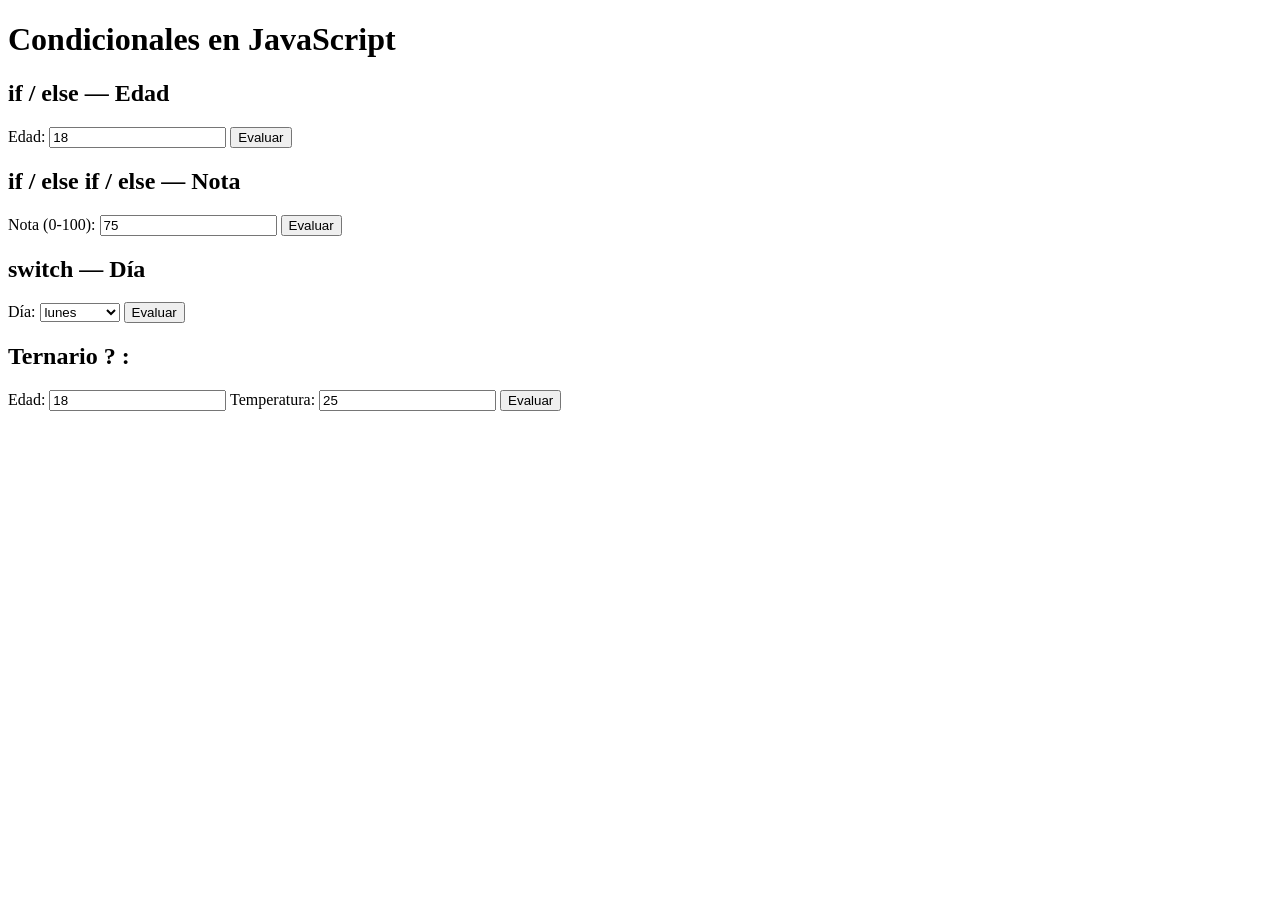
<file: Unidad2/00JavaScript/index.html>
<!DOCTYPE html>
<html lang="es">
<head>
  <meta charset="UTF-8" />
  <title>Condicionales</title>

</head>
<body>

  <h1>Condicionales en JavaScript</h1>

  <!-- IF / ELSE -->
  <section>
    <h2>if / else — Edad</h2>
    <label>Edad: <input type="number" id="edad" value="18" /></label>
    <button onclick="evalEdad()">Evaluar</button>
    <p id="out-edad"></p>
  </section>

  <!-- ELSE IF -->
  <section>
    <h2>if / else if / else — Nota</h2>
    <label>Nota (0-100): <input type="number" id="nota" value="75" /></label>
    <button onclick="evalNota()">Evaluar</button>
    <p id="out-nota"></p>
  </section>

  <!-- SWITCH -->
  <section>
    <h2>switch — Día</h2>
    <label>Día:
      <select id="dia">
        <option>lunes</option><option>martes</option><option>miércoles</option>
        <option>jueves</option><option>viernes</option><option>sábado</option><option>domingo</option>
      </select>
    </label>
    <button onclick="evalSwitch()">Evaluar</button>
    <p id="out-switch"></p>
  </section>

  <!-- TERNARIO -->
  <section>
    <h2>Ternario ? :</h2>
    <label>Edad: <input type="number" id="edad2" value="18" /></label>
    <label>Temperatura: <input type="number" id="temp" value="25" /></label>
    <button onclick="evalTernario()">Evaluar</button>
    <p id="out-t1"></p>
    <p id="out-t2"></p>
  </section>

  <script src="clase_condicional.js"></script>

</body>
</html>
</file>
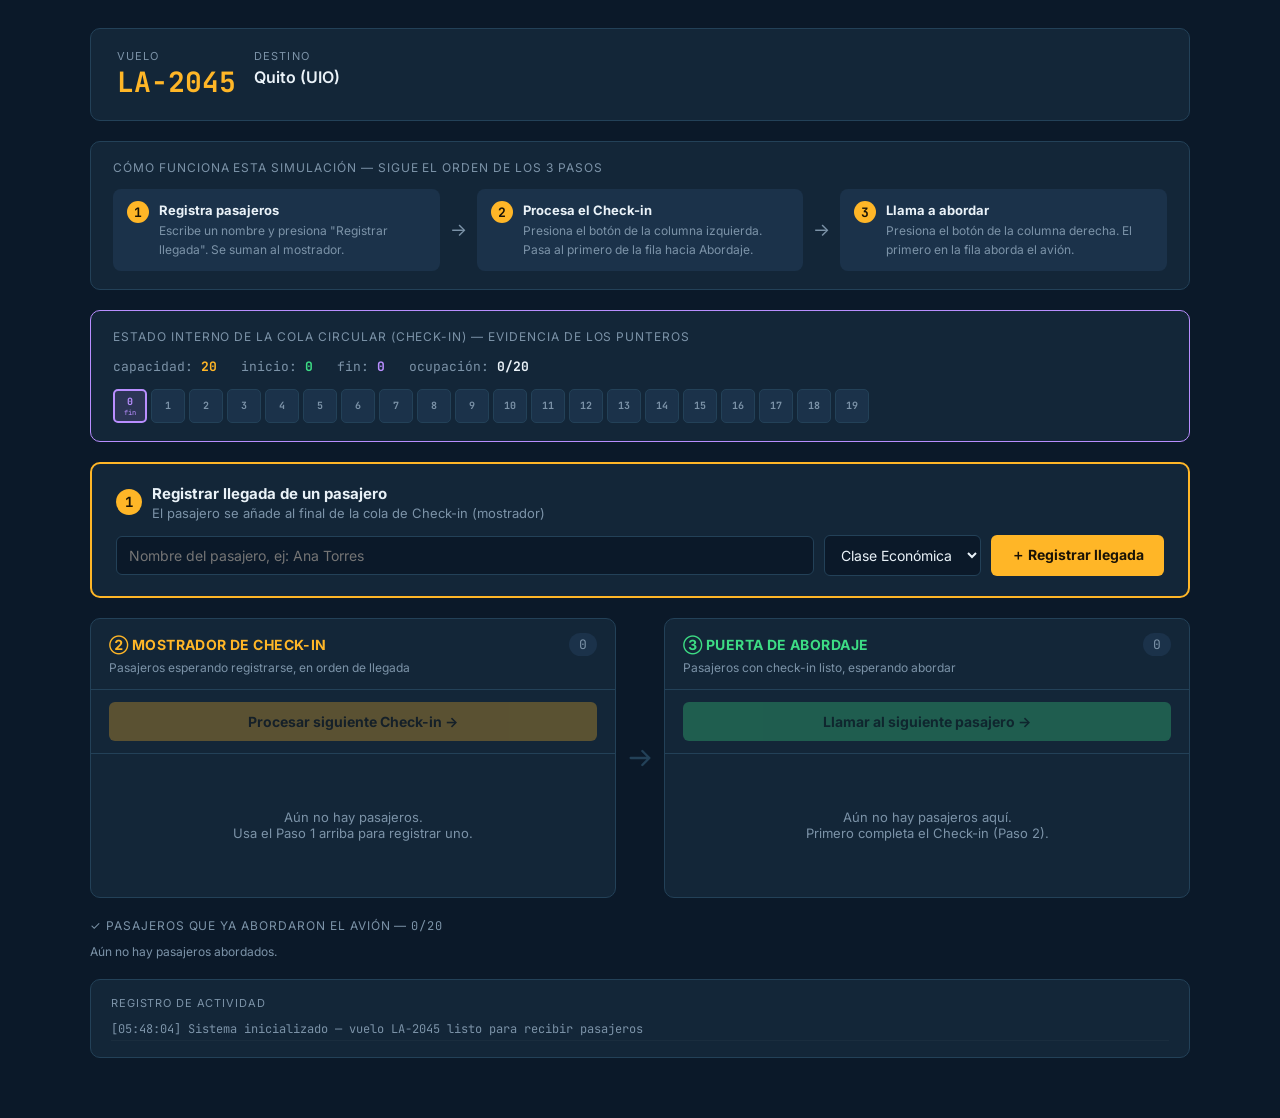
<file: Unidad2/Examen_Unidad2/Index.html>
<!DOCTYPE html>
<html lang="es">
<head>
<meta charset="UTF-8">
<meta name="viewport" content="width=device-width, initial-scale=1.0">
<title>Vuelo LA-2045 · Check-in &amp; Abordaje</title>
<link rel="preconnect" href="https://fonts.googleapis.com">
<link href="https://fonts.googleapis.com/css2?family=JetBrains+Mono:wght@400;500;700&family=Inter:wght@400;500;600;700&display=swap" rel="stylesheet">
<link rel="stylesheet" href="styles.css">
</head>
<body>

<div class="wrap">

  <!-- HEADER -->
  <div class="fid-header">
    <div class="fid-left">
      <div>
        <div class="fid-label">Vuelo</div>
        <div class="fid-flight mono">LA-2045</div>
      </div>
      <div>
        <div class="fid-label">Destino</div>
        <div style="font-size:16px; font-weight:600; margin-top:4px;">Quito (UIO)</div>
      </div>
    </div>
  </div>

  <!-- CÓMO FUNCIONA -->
  <div class="how-it-works">
    <div class="how-title">Cómo funciona esta simulación — sigue el orden de los 3 pasos</div>
    <div class="steps-row">
      <div class="step-box">
        <span class="step-num">1</span>
        <div class="step-text">
          <b>Registra pasajeros</b>
          <span>Escribe un nombre y presiona "Registrar llegada". Se suman al mostrador.</span>
        </div>
      </div>
      <div class="step-arrow">→</div>
      <div class="step-box">
        <span class="step-num">2</span>
        <div class="step-text">
          <b>Procesa el Check-in</b>
          <span>Presiona el botón de la columna izquierda. Pasa al primero de la fila hacia Abordaje.</span>
        </div>
      </div>
      <div class="step-arrow">→</div>
      <div class="step-box">
        <span class="step-num">3</span>
        <div class="step-text">
          <b>Llama a abordar</b>
          <span>Presiona el botón de la columna derecha. El primero en la fila aborda el avión.</span>
        </div>
      </div>
    </div>
  </div>

  <!-- VISUALIZACIÓN DE PUNTEROS DE LA COLA CIRCULAR -->
  <div class="how-it-works" style="border-color: var(--preferente-purple);">
    <div class="how-title">Estado interno de la Cola Circular (Check-in) — evidencia de los punteros</div>
    <div style="display:flex; gap:24px; flex-wrap:wrap; align-items:center;">
      <div class="mono" style="font-size:13px;">
        <span style="color:var(--text-secondary);">capacidad:</span>
        <span style="color:var(--accent-amber); font-weight:700;" id="ptr-capacidad">20</span>
      </div>
      <div class="mono" style="font-size:13px;">
        <span style="color:var(--text-secondary);">inicio:</span>
        <span style="color:var(--success-green); font-weight:700;" id="ptr-inicio">0</span>
      </div>
      <div class="mono" style="font-size:13px;">
        <span style="color:var(--text-secondary);">fin:</span>
        <span style="color:var(--preferente-purple); font-weight:700;" id="ptr-fin">0</span>
      </div>
      <div class="mono" style="font-size:13px;">
        <span style="color:var(--text-secondary);">ocupación:</span>
        <span style="color:var(--text-primary); font-weight:700;" id="ptr-ocupacion">0/20</span>
      </div>
    </div>
    <div id="ptr-array-visual" style="display:flex; gap:4px; margin-top:14px; flex-wrap:wrap;"></div>
  </div>

  <!-- MENSAJE DE FEEDBACK -->
  <div class="feedback-banner" id="feedback-banner"></div>

  <!-- PASO 1: REGISTRO -->
  <div class="action-panel" id="panel-registro">
    <div class="action-header">
      <span class="action-step-num">1</span>
      <div>
        <div class="action-title">Registrar llegada de un pasajero</div>
        <div class="action-subtitle">El pasajero se añade al final de la cola de Check-in (mostrador)</div>
      </div>
    </div>
    <div class="control-row">
      <input type="text" id="input-nombre" placeholder="Nombre del pasajero, ej: Ana Torres" maxlength="30">
      <select id="input-clase">
        <option value="Económica">Clase Económica</option>
        <option value="Preferente">Clase Preferente</option>
      </select>
      <button class="btn-primary" onclick="agregarPasajero()">＋ Registrar llegada</button>
    </div>
  </div>

  <!-- PASOS 2 y 3: LAS DOS COLUMNAS CON SUS BOTONES DE ACCIÓN -->
  <div class="main-grid">

    <!-- COLUMNA: CHECK-IN -->
    <div class="column">
      <div class="column-header">
        <div class="column-title-row">
          <span class="column-title checkin">② Mostrador de Check-in</span>
          <span class="column-count mono" id="count-checkin">0</span>
        </div>
        <div class="column-subtitle">Pasajeros esperando registrarse, en orden de llegada</div>
      </div>
      <div class="column-action">
        <button class="btn-primary" id="btn-checkin" onclick="ejecutarCheckIn()" disabled>
          Procesar siguiente Check-in →
        </button>
      </div>
      <div class="column-body" id="cola-checkin">
        <div class="empty-state">Aún no hay pasajeros.<br>Usa el Paso 1 arriba para registrar uno.</div>
      </div>
    </div>

    <!-- FLECHA DE FLUJO -->
    <div class="flow-arrow">
      <svg width="28" height="28" viewBox="0 0 24 24" fill="none">
        <path d="M4 12H20M20 12L14 6M20 12L14 18" stroke="currentColor" stroke-width="2" stroke-linecap="round" stroke-linejoin="round"/>
      </svg>
    </div>

    <!-- COLUMNA: ABORDAJE -->
    <div class="column">
      <div class="column-header">
        <div class="column-title-row">
          <span class="column-title boarding">③ Puerta de Abordaje</span>
          <span class="column-count mono" id="count-abordaje">0</span>
        </div>
        <div class="column-subtitle">Pasajeros con check-in listo, esperando abordar</div>
      </div>
      <div class="column-action">
        <button class="btn-success" id="btn-abordaje" onclick="ejecutarAbordaje()" disabled>
          Llamar al siguiente pasajero →
        </button>
      </div>
      <div class="column-body" id="cola-abordaje">
        <div class="empty-state">Aún no hay pasajeros aquí.<br>Primero completa el Check-in (Paso 2).</div>
      </div>
    </div>

  </div>

  <!-- RESUMEN DE ABORDADOS -->
  <div class="boarded-section" id="boarded-section" style="display:none;">
    <div class="boarded-title">✓ Pasajeros que ya abordaron el avión — <span id="aforo-contador" class="mono">0/20</span></div>
    <div class="boarded-summary" id="boarded-summary"></div>
  </div>

  <!-- LOG DE EVENTOS -->
  <div class="event-log" style="margin-top:20px;">
    <div class="event-log-title">Registro de actividad</div>
    <div id="log-container"></div>
  </div>

</div>

<script src="app.js"></script>

</body>
</html>
</file>
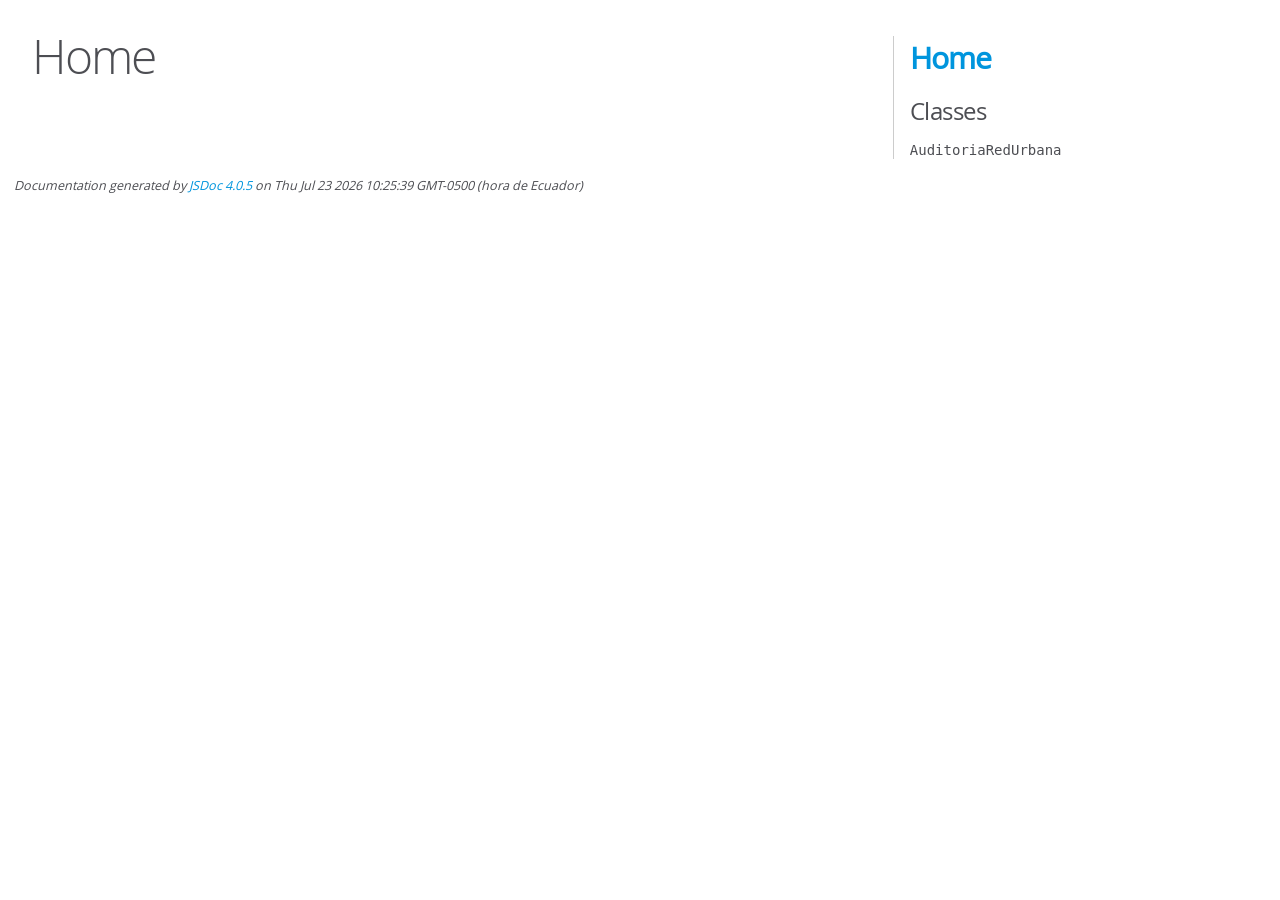
<file: Unidad3/LAB15_UNLD_Audit/docs/index.html>
<!DOCTYPE html>
<html lang="en">
<head>
    <meta charset="utf-8">
    <title>JSDoc: Home</title>

    <script src="scripts/prettify/prettify.js"> </script>
    <script src="scripts/prettify/lang-css.js"> </script>
    <!--[if lt IE 9]>
      <script src="//html5shiv.googlecode.com/svn/trunk/html5.js"></script>
    <![endif]-->
    <link type="text/css" rel="stylesheet" href="styles/prettify-tomorrow.css">
    <link type="text/css" rel="stylesheet" href="styles/jsdoc-default.css">
</head>

<body>

<div id="main">

    <h1 class="page-title">Home</h1>

    



    


    <h3> </h3>










    









</div>

<nav>
    <h2><a href="index.html">Home</a></h2><h3>Classes</h3><ul><li><a href="AuditoriaRedUrbana.html">AuditoriaRedUrbana</a></li></ul>
</nav>

<br class="clear">

<footer>
    Documentation generated by <a href="https://github.com/jsdoc/jsdoc">JSDoc 4.0.5</a> on Thu Jul 23 2026 10:25:39 GMT-0500 (hora de Ecuador)
</footer>

<script> prettyPrint(); </script>
<script src="scripts/linenumber.js"> </script>
</body>
</html>
</file>
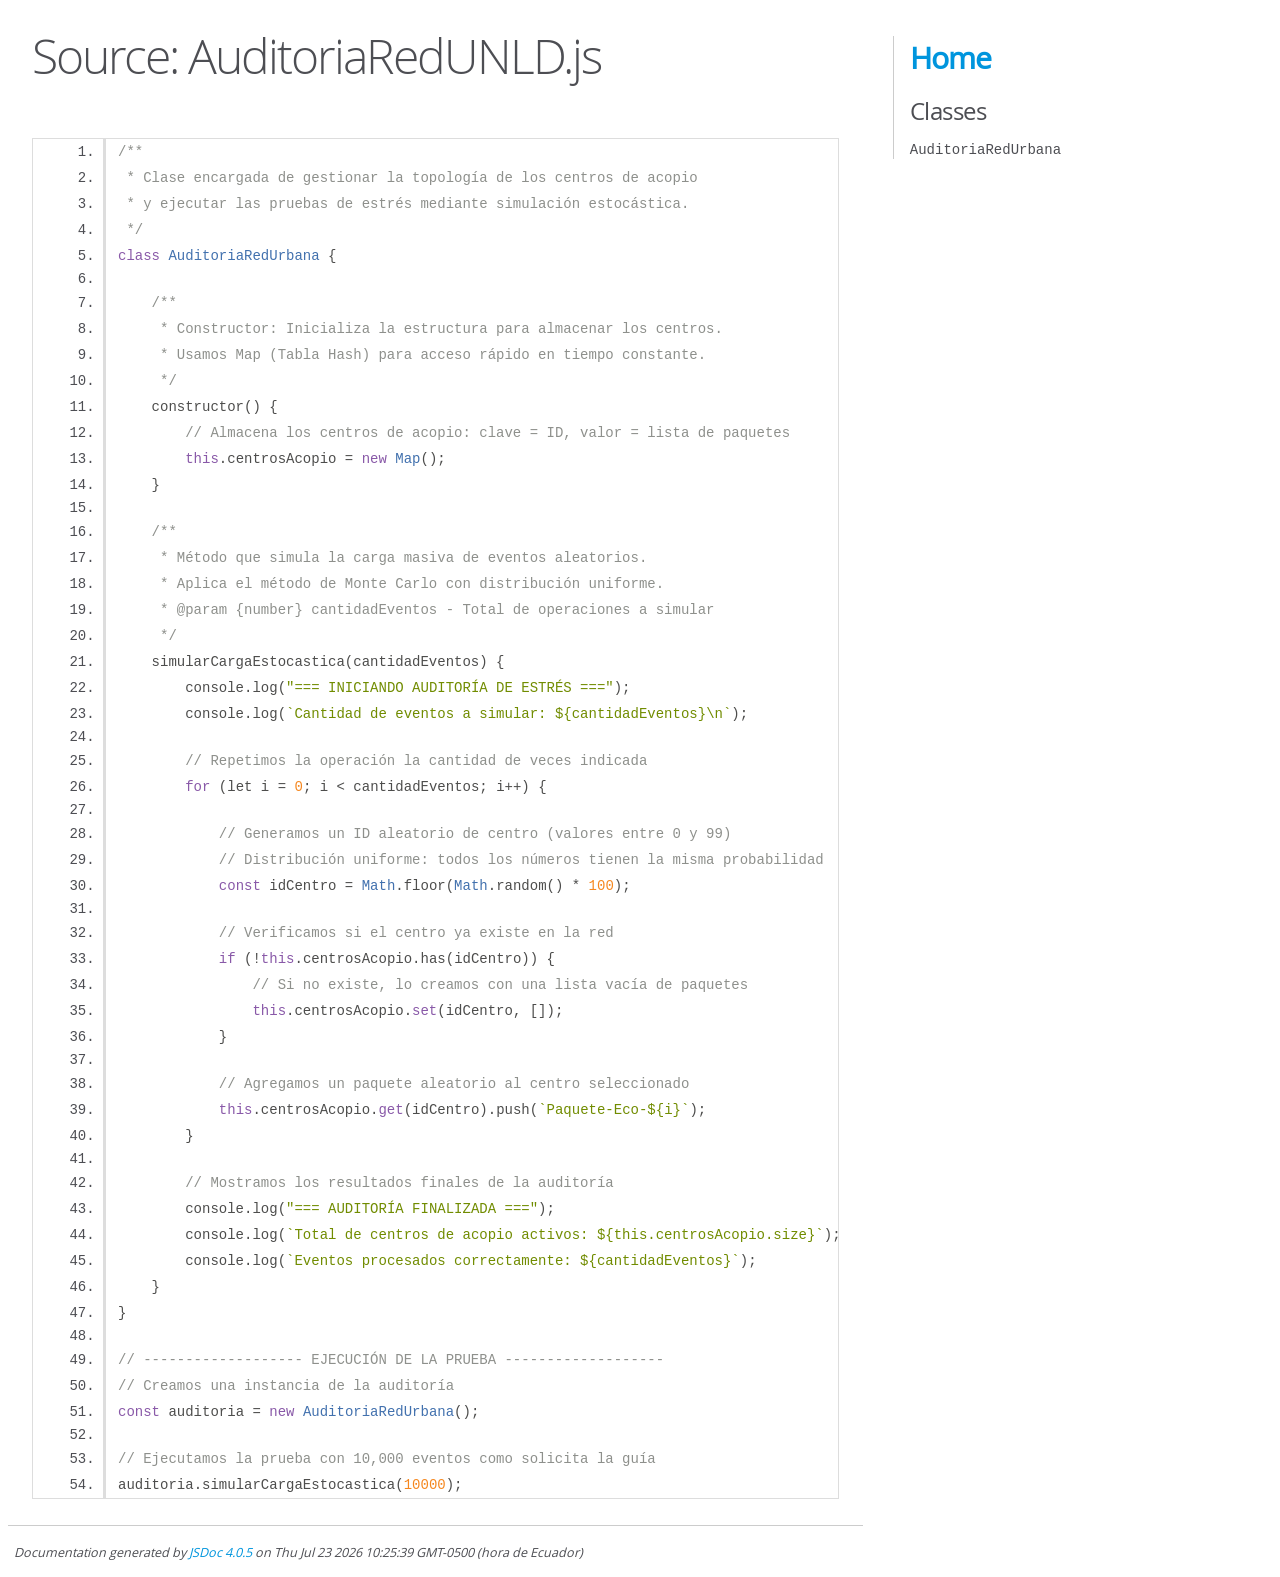
<file: Unidad3/LAB15_UNLD_Audit/docs/AuditoriaRedUNLD.js.html>
<!DOCTYPE html>
<html lang="en">
<head>
    <meta charset="utf-8">
    <title>JSDoc: Source: AuditoriaRedUNLD.js</title>

    <script src="scripts/prettify/prettify.js"> </script>
    <script src="scripts/prettify/lang-css.js"> </script>
    <!--[if lt IE 9]>
      <script src="//html5shiv.googlecode.com/svn/trunk/html5.js"></script>
    <![endif]-->
    <link type="text/css" rel="stylesheet" href="styles/prettify-tomorrow.css">
    <link type="text/css" rel="stylesheet" href="styles/jsdoc-default.css">
</head>

<body>

<div id="main">

    <h1 class="page-title">Source: AuditoriaRedUNLD.js</h1>

    



    
    <section>
        <article>
            <pre class="prettyprint source linenums"><code>/**
 * Clase encargada de gestionar la topología de los centros de acopio
 * y ejecutar las pruebas de estrés mediante simulación estocástica.
 */
class AuditoriaRedUrbana {

    /**
     * Constructor: Inicializa la estructura para almacenar los centros.
     * Usamos Map (Tabla Hash) para acceso rápido en tiempo constante.
     */
    constructor() {
        // Almacena los centros de acopio: clave = ID, valor = lista de paquetes
        this.centrosAcopio = new Map();
    }

    /**
     * Método que simula la carga masiva de eventos aleatorios.
     * Aplica el método de Monte Carlo con distribución uniforme.
     * @param {number} cantidadEventos - Total de operaciones a simular
     */
    simularCargaEstocastica(cantidadEventos) {
        console.log("=== INICIANDO AUDITORÍA DE ESTRÉS ===");
        console.log(`Cantidad de eventos a simular: ${cantidadEventos}\n`);

        // Repetimos la operación la cantidad de veces indicada
        for (let i = 0; i &lt; cantidadEventos; i++) {

            // Generamos un ID aleatorio de centro (valores entre 0 y 99)
            // Distribución uniforme: todos los números tienen la misma probabilidad
            const idCentro = Math.floor(Math.random() * 100);

            // Verificamos si el centro ya existe en la red
            if (!this.centrosAcopio.has(idCentro)) {
                // Si no existe, lo creamos con una lista vacía de paquetes
                this.centrosAcopio.set(idCentro, []);
            }

            // Agregamos un paquete aleatorio al centro seleccionado
            this.centrosAcopio.get(idCentro).push(`Paquete-Eco-${i}`);
        }

        // Mostramos los resultados finales de la auditoría
        console.log("=== AUDITORÍA FINALIZADA ===");
        console.log(`Total de centros de acopio activos: ${this.centrosAcopio.size}`);
        console.log(`Eventos procesados correctamente: ${cantidadEventos}`);
    }
}

// ------------------- EJECUCIÓN DE LA PRUEBA -------------------
// Creamos una instancia de la auditoría
const auditoria = new AuditoriaRedUrbana();

// Ejecutamos la prueba con 10,000 eventos como solicita la guía
auditoria.simularCargaEstocastica(10000);</code></pre>
        </article>
    </section>




</div>

<nav>
    <h2><a href="index.html">Home</a></h2><h3>Classes</h3><ul><li><a href="AuditoriaRedUrbana.html">AuditoriaRedUrbana</a></li></ul>
</nav>

<br class="clear">

<footer>
    Documentation generated by <a href="https://github.com/jsdoc/jsdoc">JSDoc 4.0.5</a> on Thu Jul 23 2026 10:25:39 GMT-0500 (hora de Ecuador)
</footer>

<script> prettyPrint(); </script>
<script src="scripts/linenumber.js"> </script>
</body>
</html>
</file>
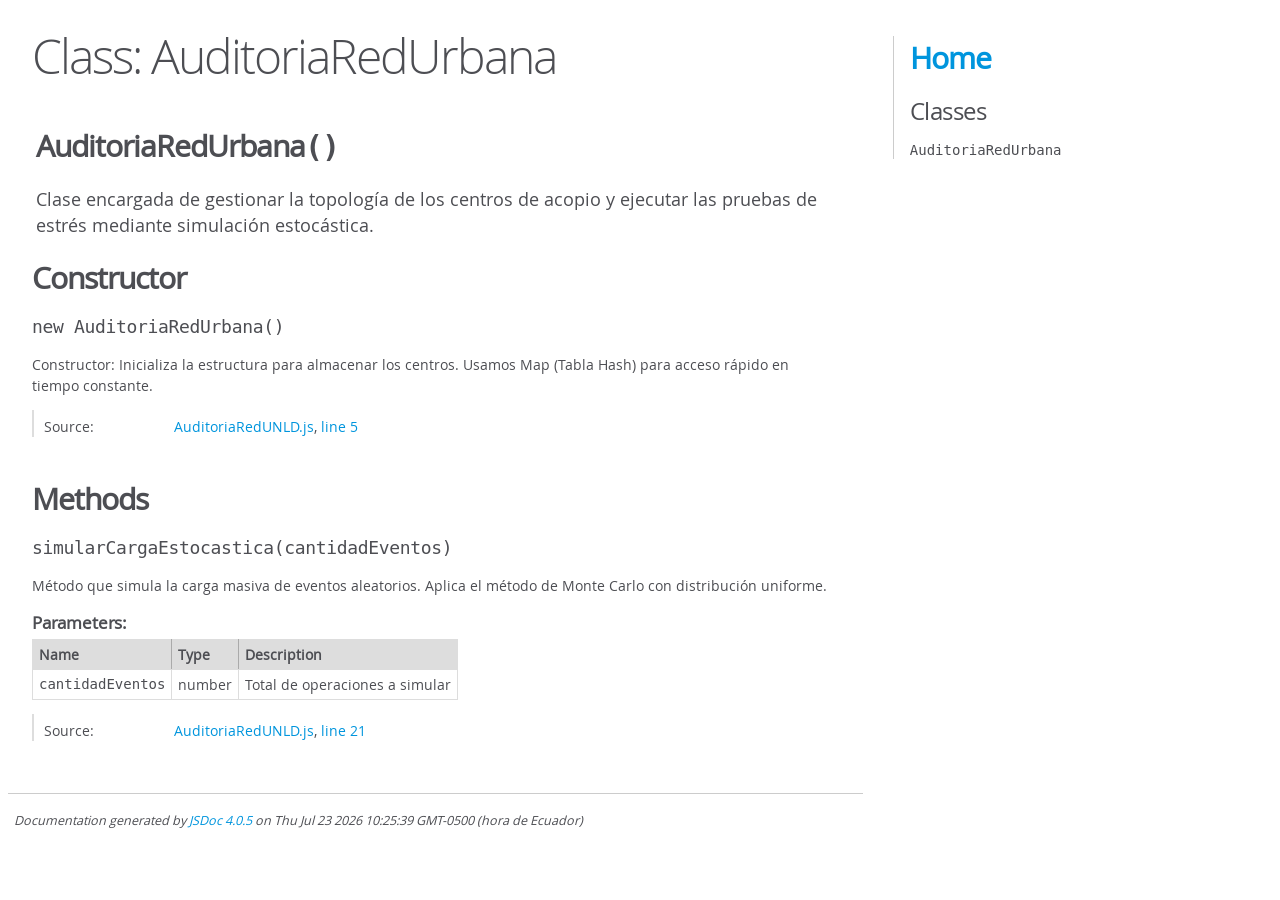
<file: Unidad3/LAB15_UNLD_Audit/docs/AuditoriaRedUrbana.html>
<!DOCTYPE html>
<html lang="en">
<head>
    <meta charset="utf-8">
    <title>JSDoc: Class: AuditoriaRedUrbana</title>

    <script src="scripts/prettify/prettify.js"> </script>
    <script src="scripts/prettify/lang-css.js"> </script>
    <!--[if lt IE 9]>
      <script src="//html5shiv.googlecode.com/svn/trunk/html5.js"></script>
    <![endif]-->
    <link type="text/css" rel="stylesheet" href="styles/prettify-tomorrow.css">
    <link type="text/css" rel="stylesheet" href="styles/jsdoc-default.css">
</head>

<body>

<div id="main">

    <h1 class="page-title">Class: AuditoriaRedUrbana</h1>

    




<section>

<header>
    
        <h2><span class="attribs"><span class="type-signature"></span></span>AuditoriaRedUrbana<span class="signature">()</span><span class="type-signature"></span></h2>
        
            <div class="class-description">Clase encargada de gestionar la topología de los centros de acopioy ejecutar las pruebas de estrés mediante simulación estocástica.</div>
        
    
</header>

<article>
    <div class="container-overview">
    
        

    
    <h2>Constructor</h2>
    

    
    <h4 class="name" id="AuditoriaRedUrbana"><span class="type-signature"></span>new AuditoriaRedUrbana<span class="signature">()</span><span class="type-signature"></span></h4>
    

    



<div class="description">
    Constructor: Inicializa la estructura para almacenar los centros.Usamos Map (Tabla Hash) para acceso rápido en tiempo constante.
</div>













<dl class="details">

    

    

    

    

    

    

    

    

    

    

    

    

    
    <dt class="tag-source">Source:</dt>
    <dd class="tag-source"><ul class="dummy"><li>
        <a href="AuditoriaRedUNLD.js.html">AuditoriaRedUNLD.js</a>, <a href="AuditoriaRedUNLD.js.html#line5">line 5</a>
    </li></ul></dd>
    

    

    

    
</dl>




















    
    </div>

    

    

    

    

    

    

    

    
        <h3 class="subsection-title">Methods</h3>

        
            

    

    
    <h4 class="name" id="simularCargaEstocastica"><span class="type-signature"></span>simularCargaEstocastica<span class="signature">(cantidadEventos)</span><span class="type-signature"></span></h4>
    

    



<div class="description">
    Método que simula la carga masiva de eventos aleatorios.Aplica el método de Monte Carlo con distribución uniforme.
</div>









    <h5>Parameters:</h5>
    

<table class="params">
    <thead>
    <tr>
        
        <th>Name</th>
        

        <th>Type</th>

        

        

        <th class="last">Description</th>
    </tr>
    </thead>

    <tbody>
    

        <tr>
            
                <td class="name"><code>cantidadEventos</code></td>
            

            <td class="type">
            
                
<span class="param-type">number</span>


            
            </td>

            

            

            <td class="description last">Total de operaciones a simular</td>
        </tr>

    
    </tbody>
</table>






<dl class="details">

    

    

    

    

    

    

    

    

    

    

    

    

    
    <dt class="tag-source">Source:</dt>
    <dd class="tag-source"><ul class="dummy"><li>
        <a href="AuditoriaRedUNLD.js.html">AuditoriaRedUNLD.js</a>, <a href="AuditoriaRedUNLD.js.html#line21">line 21</a>
    </li></ul></dd>
    

    

    

    
</dl>




















        
    

    

    
</article>

</section>




</div>

<nav>
    <h2><a href="index.html">Home</a></h2><h3>Classes</h3><ul><li><a href="AuditoriaRedUrbana.html">AuditoriaRedUrbana</a></li></ul>
</nav>

<br class="clear">

<footer>
    Documentation generated by <a href="https://github.com/jsdoc/jsdoc">JSDoc 4.0.5</a> on Thu Jul 23 2026 10:25:39 GMT-0500 (hora de Ecuador)
</footer>

<script> prettyPrint(); </script>
<script src="scripts/linenumber.js"> </script>
</body>
</html>
</file>
<file: Unidad2/Examen_Unidad2/styles.css>
:root {
    --bg-terminal: #0B1929;
    --bg-panel: #132638;
    --bg-panel-light: #1B324A;
    --accent-amber: #FFB627;
    --accent-amber-dim: rgba(255, 182, 39, 0.12);
    --text-primary: #EAF2F8;
    --text-secondary: #7C93A8;
    --success-green: #3DDC84;
    --success-dim: rgba(61, 220, 132, 0.12);
    --border-line: #234158;
    --preferente-purple: #B98EFF;
  }

  * { box-sizing: border-box; margin: 0; padding: 0; }

  body {
    background: var(--bg-terminal);
    color: var(--text-primary);
    font-family: 'Inter', sans-serif;
    min-height: 100vh;
    padding: 28px 20px 60px;
  }

  .mono { font-family: 'JetBrains Mono', monospace; }
  .wrap { max-width: 1100px; margin: 0 auto; }

  /* ── HEADER ── */
  .fid-header {
    background: var(--bg-panel);
    border: 1px solid var(--border-line);
    border-radius: 10px;
    padding: 20px 26px;
    display: flex;
    justify-content: space-between;
    align-items: center;
    flex-wrap: wrap;
    gap: 14px;
    margin-bottom: 20px;
  }

  .fid-left { display: flex; align-items: baseline; gap: 18px; }
  .fid-label { font-size: 11px; letter-spacing: 0.1em; color: var(--text-secondary); text-transform: uppercase; }
  .fid-flight { font-family: 'JetBrains Mono', monospace; font-size: 28px; font-weight: 700; color: var(--accent-amber); }

  /* ── BARRA EXPLICATIVA DE 3 PASOS ── */
  .how-it-works {
    background: var(--bg-panel);
    border: 1px solid var(--border-line);
    border-radius: 10px;
    padding: 18px 22px;
    margin-bottom: 20px;
  }

  .how-title {
    font-size: 12px;
    letter-spacing: 0.08em;
    text-transform: uppercase;
    color: var(--text-secondary);
    margin-bottom: 14px;
  }

  .steps-row {
    display: grid;
    grid-template-columns: 1fr auto 1fr auto 1fr;
    gap: 10px;
    align-items: center;
  }

  @media (max-width: 700px) {
    .steps-row { grid-template-columns: 1fr; }
    .step-arrow { display: none; }
  }

  .step-box {
    display: flex;
    align-items: flex-start;
    gap: 10px;
    background: var(--bg-panel-light);
    border-radius: 8px;
    padding: 12px 14px;
  }

  .step-num {
    font-family: 'JetBrains Mono', monospace;
    font-size: 13px;
    font-weight: 700;
    background: var(--accent-amber);
    color: #1A1306;
    width: 22px;
    height: 22px;
    border-radius: 50%;
    display: flex;
    align-items: center;
    justify-content: center;
    flex-shrink: 0;
  }

  .step-text { font-size: 13px; line-height: 1.4; }
  .step-text b { display: block; margin-bottom: 2px; color: var(--text-primary); }
  .step-text span { color: var(--text-secondary); font-size: 12px; }

  .step-arrow {
    color: var(--text-secondary);
    font-size: 18px;
    text-align: center;
  }

  /* ── PASO 1: Formulario de registro ── */
  .action-panel {
    background: var(--bg-panel);
    border: 2px solid var(--accent-amber);
    border-radius: 10px;
    padding: 20px 24px;
    margin-bottom: 20px;
  }

  .action-panel.dimmed {
    border-color: var(--border-line);
    opacity: 0.55;
  }

  .action-header {
    display: flex;
    align-items: center;
    gap: 10px;
    margin-bottom: 14px;
  }

  .action-step-num {
    font-family: 'JetBrains Mono', monospace;
    font-size: 14px;
    font-weight: 700;
    background: var(--accent-amber);
    color: #1A1306;
    width: 26px;
    height: 26px;
    border-radius: 50%;
    display: flex;
    align-items: center;
    justify-content: center;
    flex-shrink: 0;
  }

  .action-title { font-size: 15px; font-weight: 700; }
  .action-subtitle { font-size: 13px; color: var(--text-secondary); margin-top: 2px; }

  .control-row {
    display: flex;
    gap: 10px;
    flex-wrap: wrap;
    align-items: center;
    margin-top: 14px;
  }

  input[type="text"] {
    background: var(--bg-terminal);
    border: 1px solid var(--border-line);
    border-radius: 6px;
    padding: 10px 12px;
    color: var(--text-primary);
    font-family: 'Inter', sans-serif;
    font-size: 14px;
    flex: 1;
    min-width: 160px;
  }
  input[type="text"]:focus { outline: 2px solid var(--accent-amber); outline-offset: 1px; }

  select {
    background: var(--bg-terminal);
    border: 1px solid var(--border-line);
    border-radius: 6px;
    padding: 10px 12px;
    color: var(--text-primary);
    font-family: 'Inter', sans-serif;
    font-size: 14px;
  }
  select:focus { outline: 2px solid var(--accent-amber); outline-offset: 1px; }

  button {
    font-family: 'Inter', sans-serif;
    font-size: 14px;
    font-weight: 700;
    border: none;
    border-radius: 6px;
    padding: 11px 20px;
    cursor: pointer;
    transition: transform 0.1s ease, opacity 0.15s ease;
    white-space: nowrap;
  }
  button:active { transform: scale(0.97); }
  button:focus-visible { outline: 2px solid var(--accent-amber); outline-offset: 2px; }
  button:disabled { opacity: 0.3; cursor: not-allowed; }

  .btn-primary { background: var(--accent-amber); color: #1A1306; }
  .btn-primary:hover:not(:disabled) { opacity: 0.88; }

  .btn-success { background: var(--success-green); color: #07261A; }
  .btn-success:hover:not(:disabled) { opacity: 0.88; }

  /* ── LAYOUT: dos columnas ── */
  .main-grid {
    display: grid;
    grid-template-columns: 1fr 48px 1fr;
    gap: 0;
    margin-bottom: 20px;
  }

  @media (max-width: 760px) {
    .main-grid { grid-template-columns: 1fr; gap: 16px; }
    .flow-arrow { display: none; }
  }

  .column {
    background: var(--bg-panel);
    border: 1px solid var(--border-line);
    border-radius: 10px;
    overflow: hidden;
    display: flex;
    flex-direction: column;
    min-height: 280px;
  }

  .column-header {
    padding: 14px 18px;
    border-bottom: 1px solid var(--border-line);
  }

  .column-title-row {
    display: flex;
    justify-content: space-between;
    align-items: center;
  }

  .column-title {
    font-size: 14px;
    font-weight: 700;
    letter-spacing: 0.03em;
    text-transform: uppercase;
  }
  .column-title.checkin { color: var(--accent-amber); }
  .column-title.boarding { color: var(--success-green); }

  .column-subtitle {
    font-size: 12px;
    color: var(--text-secondary);
    margin-top: 4px;
  }

  .column-count {
    font-family: 'JetBrains Mono', monospace;
    font-size: 13px;
    background: var(--bg-panel-light);
    padding: 3px 10px;
    border-radius: 12px;
    color: var(--text-secondary);
  }

  .column-action {
    padding: 12px 18px;
    border-bottom: 1px solid var(--border-line);
  }

  .column-action button { width: 100%; }

  .column-body {
    padding: 14px;
    flex: 1;
    display: flex;
    flex-direction: column;
    gap: 9px;
  }

  .empty-state {
    flex: 1;
    display: flex;
    align-items: center;
    justify-content: center;
    color: var(--text-secondary);
    font-size: 13px;
    text-align: center;
    padding: 30px 16px;
  }

  .flow-arrow {
    display: flex;
    align-items: center;
    justify-content: center;
    color: var(--border-line);
  }

  /* ── Tarjeta de pasajero ── */
  .pass-card {
    background: var(--bg-panel-light);
    border: 1px dashed var(--border-line);
    border-radius: 8px;
    padding: 11px 13px;
    display: flex;
    align-items: center;
    gap: 11px;
    animation: slideIn 0.3s ease;
  }

  @keyframes slideIn {
    from { opacity: 0; transform: translateX(-10px); }
    to { opacity: 1; transform: translateX(0); }
  }

  .pass-card.preferente { border-color: var(--preferente-purple); background: rgba(185, 142, 255, 0.08); }

  .pass-id {
    font-family: 'JetBrains Mono', monospace;
    font-size: 12px;
    color: var(--text-secondary);
    background: var(--bg-terminal);
    padding: 4px 7px;
    border-radius: 5px;
    min-width: 26px;
    text-align: center;
  }

  .pass-info { flex: 1; min-width: 0; }
  .pass-name { font-size: 14px; font-weight: 600; white-space: nowrap; overflow: hidden; text-overflow: ellipsis; }
  .pass-class { font-size: 11px; color: var(--text-secondary); margin-top: 1px; }
  .pass-class.preferente { color: var(--preferente-purple); }

  .badge-front {
    font-size: 10px;
    font-weight: 700;
    letter-spacing: 0.03em;
    text-transform: uppercase;
    background: var(--accent-amber-dim);
    color: var(--accent-amber);
    padding: 3px 8px;
    border-radius: 4px;
    flex-shrink: 0;
  }

  /* ── Mensaje de feedback flotante ── */
  .feedback-banner {
    background: var(--success-dim);
    border: 1px solid rgba(61,220,132,0.35);
    color: var(--success-green);
    border-radius: 8px;
    padding: 12px 16px;
    font-size: 13px;
    margin-bottom: 20px;
    display: none;
    align-items: center;
    gap: 8px;
  }
  .feedback-banner.show { display: flex; }

  /* ── Log de eventos ── */
  .event-log {
    background: var(--bg-panel);
    border: 1px solid var(--border-line);
    border-radius: 10px;
    padding: 16px 20px;
    max-height: 150px;
    overflow-y: auto;
  }

  .event-log-title { font-size: 11px; letter-spacing: 0.08em; text-transform: uppercase; color: var(--text-secondary); margin-bottom: 8px; }

  .log-line {
    font-family: 'JetBrains Mono', monospace;
    font-size: 12px;
    color: var(--text-secondary);
    padding: 3px 0;
    border-bottom: 1px solid rgba(255,255,255,0.03);
  }
  .log-line .tag { color: var(--accent-amber); }
  .log-line .tag.board { color: var(--success-green); }

  /* ── Resumen de abordados ── */
  .boarded-section { margin-top: 20px; }
  .boarded-title { font-size: 12px; letter-spacing: 0.08em; text-transform: uppercase; color: var(--text-secondary); margin-bottom: 10px; }
  .boarded-summary { display: flex; flex-wrap: wrap; gap: 8px; }

  .boarded-chip {
    font-family: 'JetBrains Mono', monospace;
    font-size: 11px;
    background: var(--success-dim);
    color: var(--success-green);
    padding: 4px 10px;
    border-radius: 12px;
    border: 1px solid rgba(61,220,132,0.3);
  }

  @media (prefers-reduced-motion: reduce) {
    .pass-card { animation: none; }
  }
</file>
<file: Unidad3/LAB15_UNLD_Audit/docs/styles/prettify-tomorrow.css>
/* Tomorrow Theme */
/* Original theme - https://github.com/chriskempson/tomorrow-theme */
/* Pretty printing styles. Used with prettify.js. */
/* SPAN elements with the classes below are added by prettyprint. */
/* plain text */
.pln {
  color: #4d4d4c; }

@media screen {
  /* string content */
  .str {
    color: #718c00; }

  /* a keyword */
  .kwd {
    color: #8959a8; }

  /* a comment */
  .com {
    color: #8e908c; }

  /* a type name */
  .typ {
    color: #4271ae; }

  /* a literal value */
  .lit {
    color: #f5871f; }

  /* punctuation */
  .pun {
    color: #4d4d4c; }

  /* lisp open bracket */
  .opn {
    color: #4d4d4c; }

  /* lisp close bracket */
  .clo {
    color: #4d4d4c; }

  /* a markup tag name */
  .tag {
    color: #c82829; }

  /* a markup attribute name */
  .atn {
    color: #f5871f; }

  /* a markup attribute value */
  .atv {
    color: #3e999f; }

  /* a declaration */
  .dec {
    color: #f5871f; }

  /* a variable name */
  .var {
    color: #c82829; }

  /* a function name */
  .fun {
    color: #4271ae; } }
/* Use higher contrast and text-weight for printable form. */
@media print, projection {
  .str {
    color: #060; }

  .kwd {
    color: #006;
    font-weight: bold; }

  .com {
    color: #600;
    font-style: italic; }

  .typ {
    color: #404;
    font-weight: bold; }

  .lit {
    color: #044; }

  .pun, .opn, .clo {
    color: #440; }

  .tag {
    color: #006;
    font-weight: bold; }

  .atn {
    color: #404; }

  .atv {
    color: #060; } }
/* Style */
/*
pre.prettyprint {
  background: white;
  font-family: Consolas, Monaco, 'Andale Mono', monospace;
  font-size: 12px;
  line-height: 1.5;
  border: 1px solid #ccc;
  padding: 10px; }
*/

/* Specify class=linenums on a pre to get line numbering */
ol.linenums {
  margin-top: 0;
  margin-bottom: 0; }

/* IE indents via margin-left */
li.L0,
li.L1,
li.L2,
li.L3,
li.L4,
li.L5,
li.L6,
li.L7,
li.L8,
li.L9 {
  /* */ }

/* Alternate shading for lines */
li.L1,
li.L3,
li.L5,
li.L7,
li.L9 {
  /* */ }
</file>
<file: Unidad3/LAB15_UNLD_Audit/docs/styles/jsdoc-default.css>
@font-face {
    font-family: 'Open Sans';
    font-weight: normal;
    font-style: normal;
    src: url('../fonts/OpenSans-Regular-webfont.eot');
    src:
        local('Open Sans'),
        local('OpenSans'),
        url('../fonts/OpenSans-Regular-webfont.eot?#iefix') format('embedded-opentype'),
        url('../fonts/OpenSans-Regular-webfont.woff') format('woff'),
        url('../fonts/OpenSans-Regular-webfont.svg#open_sansregular') format('svg');
}

@font-face {
    font-family: 'Open Sans Light';
    font-weight: normal;
    font-style: normal;
    src: url('../fonts/OpenSans-Light-webfont.eot');
    src:
        local('Open Sans Light'),
        local('OpenSans Light'),
        url('../fonts/OpenSans-Light-webfont.eot?#iefix') format('embedded-opentype'),
        url('../fonts/OpenSans-Light-webfont.woff') format('woff'),
        url('../fonts/OpenSans-Light-webfont.svg#open_sanslight') format('svg');
}

html
{
    overflow: auto;
    background-color: #fff;
    font-size: 14px;
}

body
{
    font-family: 'Open Sans', sans-serif;
    line-height: 1.5;
    color: #4d4e53;
    background-color: white;
}

a, a:visited, a:active {
    color: #0095dd;
    text-decoration: none;
}

a:hover {
    text-decoration: underline;
}

header
{
    display: block;
    padding: 0px 4px;
}

tt, code, kbd, samp {
    font-family: Consolas, Monaco, 'Andale Mono', monospace;
}

.class-description {
    font-size: 130%;
    line-height: 140%;
    margin-bottom: 1em;
    margin-top: 1em;
}

.class-description:empty {
    margin: 0;
}

#main {
    float: left;
    width: 70%;
}

article dl {
    margin-bottom: 40px;
}

article img {
  max-width: 100%;
}

section
{
    display: block;
    background-color: #fff;
    padding: 12px 24px;
    border-bottom: 1px solid #ccc;
    margin-right: 30px;
}

.variation {
    display: none;
}

.signature-attributes {
    font-size: 60%;
    color: #aaa;
    font-style: italic;
    font-weight: lighter;
}

nav
{
    display: block;
    float: right;
    margin-top: 28px;
    width: 30%;
    box-sizing: border-box;
    border-left: 1px solid #ccc;
    padding-left: 16px;
}

nav ul {
    font-family: 'Lucida Grande', 'Lucida Sans Unicode', arial, sans-serif;
    font-size: 100%;
    line-height: 17px;
    padding: 0;
    margin: 0;
    list-style-type: none;
}

nav ul a, nav ul a:visited, nav ul a:active {
    font-family: Consolas, Monaco, 'Andale Mono', monospace;
    line-height: 18px;
    color: #4D4E53;
}

nav h3 {
    margin-top: 12px;
}

nav li {
    margin-top: 6px;
}

footer {
    display: block;
    padding: 6px;
    margin-top: 12px;
    font-style: italic;
    font-size: 90%;
}

h1, h2, h3, h4 {
    font-weight: 200;
    margin: 0;
}

h1
{
    font-family: 'Open Sans Light', sans-serif;
    font-size: 48px;
    letter-spacing: -2px;
    margin: 12px 24px 20px;
}

h2, h3.subsection-title
{
    font-size: 30px;
    font-weight: 700;
    letter-spacing: -1px;
    margin-bottom: 12px;
}

h3
{
    font-size: 24px;
    letter-spacing: -0.5px;
    margin-bottom: 12px;
}

h4
{
    font-size: 18px;
    letter-spacing: -0.33px;
    margin-bottom: 12px;
    color: #4d4e53;
}

h5, .container-overview .subsection-title
{
    font-size: 120%;
    font-weight: bold;
    letter-spacing: -0.01em;
    margin: 8px 0 3px 0;
}

h6
{
    font-size: 100%;
    letter-spacing: -0.01em;
    margin: 6px 0 3px 0;
    font-style: italic;
}

table
{
    border-spacing: 0;
    border: 0;
    border-collapse: collapse;
}

td, th
{
    border: 1px solid #ddd;
    margin: 0px;
    text-align: left;
    vertical-align: top;
    padding: 4px 6px;
    display: table-cell;
}

thead tr
{
    background-color: #ddd;
    font-weight: bold;
}

th { border-right: 1px solid #aaa; }
tr > th:last-child { border-right: 1px solid #ddd; }

.ancestors, .attribs { color: #999; }
.ancestors a, .attribs a
{
    color: #999 !important;
    text-decoration: none;
}

.clear
{
    clear: both;
}

.important
{
    font-weight: bold;
    color: #950B02;
}

.yes-def {
    text-indent: -1000px;
}

.type-signature {
    color: #aaa;
}

.name, .signature {
    font-family: Consolas, Monaco, 'Andale Mono', monospace;
}

.details { margin-top: 14px; border-left: 2px solid #DDD; }
.details dt { width: 120px; float: left; padding-left: 10px;  padding-top: 6px; }
.details dd { margin-left: 70px; }
.details ul { margin: 0; }
.details ul { list-style-type: none; }
.details li { margin-left: 30px; padding-top: 6px; }
.details pre.prettyprint { margin: 0 }
.details .object-value { padding-top: 0; }

.description {
    margin-bottom: 1em;
    margin-top: 1em;
}

.code-caption
{
    font-style: italic;
    font-size: 107%;
    margin: 0;
}

.source
{
    border: 1px solid #ddd;
    width: 80%;
    overflow: auto;
}

.prettyprint.source {
    width: inherit;
}

.source code
{
    font-size: 100%;
    line-height: 18px;
    display: block;
    padding: 4px 12px;
    margin: 0;
    background-color: #fff;
    color: #4D4E53;
}

.prettyprint code span.line
{
  display: inline-block;
}

.prettyprint.linenums
{
  padding-left: 70px;
  -webkit-user-select: none;
  -moz-user-select: none;
  -ms-user-select: none;
  user-select: none;
}

.prettyprint.linenums ol
{
  padding-left: 0;
}

.prettyprint.linenums li
{
  border-left: 3px #ddd solid;
}

.prettyprint.linenums li.selected,
.prettyprint.linenums li.selected *
{
  background-color: lightyellow;
}

.prettyprint.linenums li *
{
  -webkit-user-select: text;
  -moz-user-select: text;
  -ms-user-select: text;
  user-select: text;
}

.params .name, .props .name, .name code {
    color: #4D4E53;
    font-family: Consolas, Monaco, 'Andale Mono', monospace;
    font-size: 100%;
}

.params td.description > p:first-child,
.props td.description > p:first-child
{
    margin-top: 0;
    padding-top: 0;
}

.params td.description > p:last-child,
.props td.description > p:last-child
{
    margin-bottom: 0;
    padding-bottom: 0;
}

.disabled {
    color: #454545;
}
</file>
